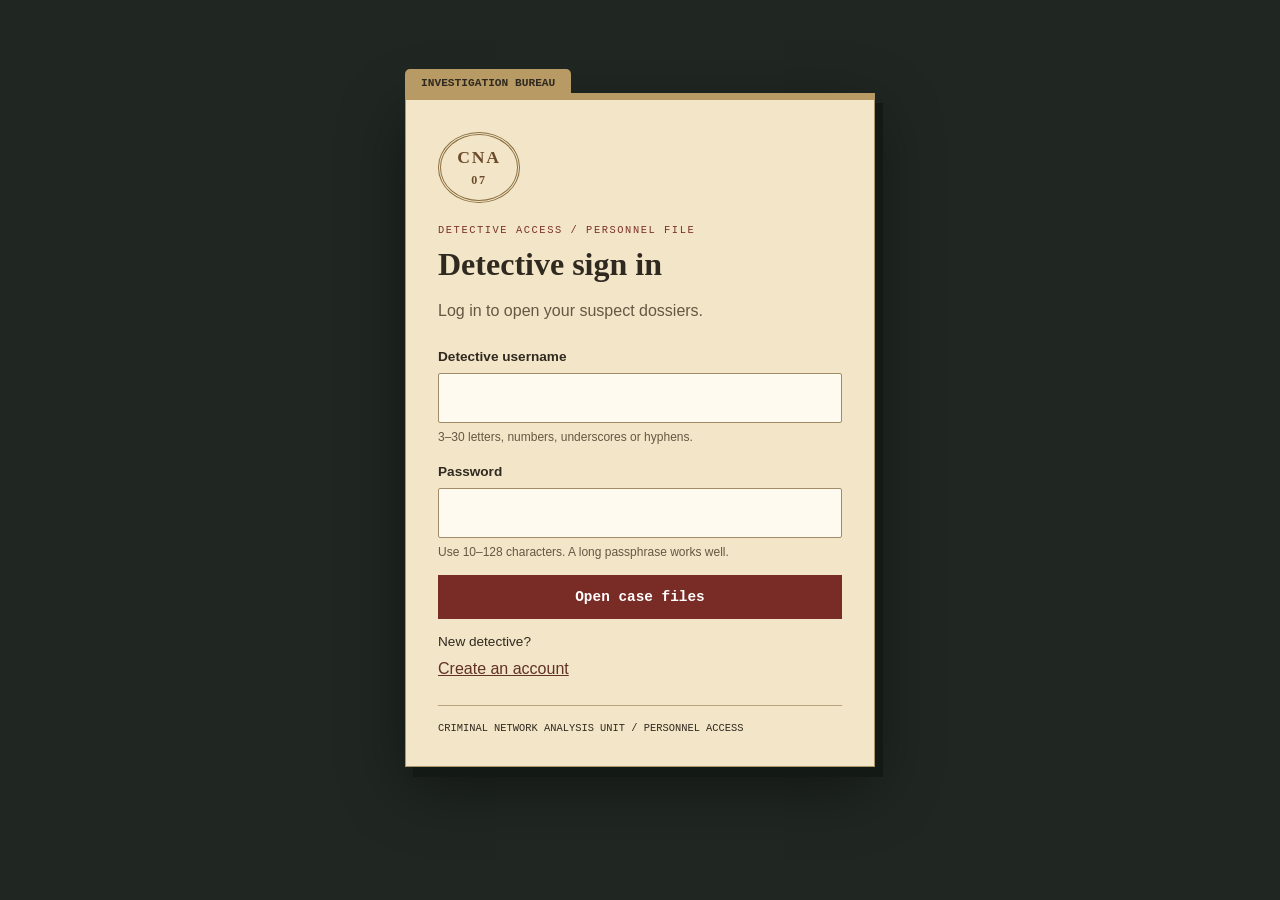
<file: frontend/login.html>
<!DOCTYPE html>
<html lang="en">
<head>
    <meta charset="UTF-8">
    <meta name="viewport" content="width=device-width, initial-scale=1.0">
    <title>Detective sign in | Criminal Network Analysis</title>
    <link rel="stylesheet" href="assets/css/styles.css">
</head>
<body class="login-page">
    <main class="login-folder">
        <p class="login-tab">Investigation bureau</p>
        <header>
            <div class="agency-seal" aria-hidden="true">CNA<br><span>07</span></div>
            <p class="agency-label">Detective access / personnel file</p>
            <h1 id="auth-title">Detective sign in</h1>
            <p id="auth-description">Log in to open your suspect dossiers.</p>
        </header>
        <form id="auth-form" data-action="login">
            <label for="auth-username">Detective username</label>
            <input id="auth-username" name="username" autocomplete="username" required
                   minlength="3" maxlength="30" pattern="[a-zA-Z0-9_-]{3,30}"
                   aria-describedby="username-help" autocapitalize="none" spellcheck="false">
            <small id="username-help">3–30 letters, numbers, underscores or hyphens.</small>
            <label for="auth-password">Password</label>
            <input id="auth-password" name="password" type="password" autocomplete="current-password"
                   required minlength="10" maxlength="128" aria-describedby="password-help">
            <small id="password-help">Use 10–128 characters. A long passphrase works well.</small>
            <p id="auth-message" role="status" aria-live="polite"></p>
            <button id="auth-submit" type="submit">Open case files</button>
        </form>
        <p id="auth-switch-description">New detective?</p>
        <a class="auth-switch" href="register.html">Create an account</a>
        <footer>Criminal Network Analysis Unit / personnel access</footer>
    </main>
    <script src="assets/js/api.js"></script>
    <script src="assets/js/auth.js"></script>
</body>
</html>
</file>
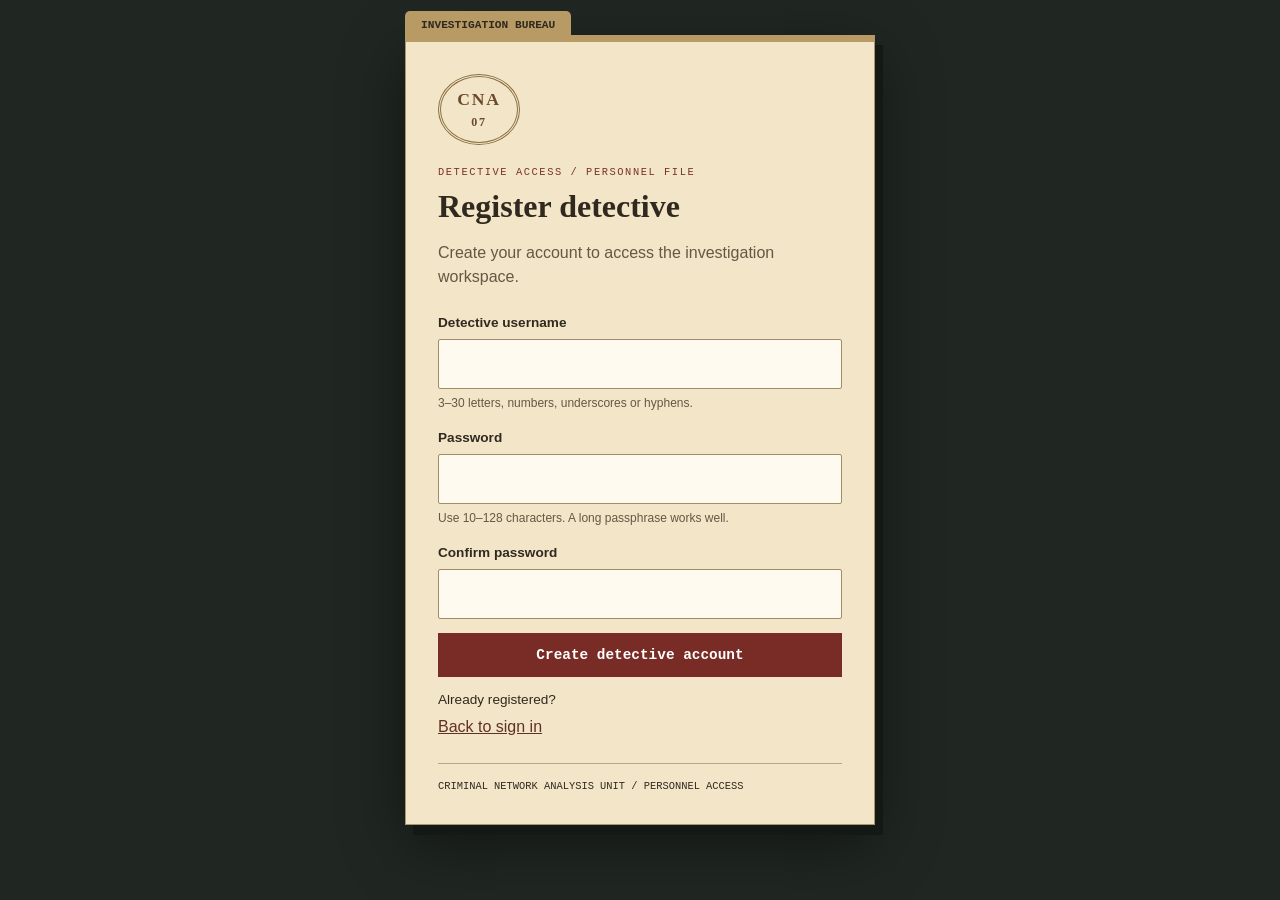
<file: frontend/register.html>
<!DOCTYPE html>
<html lang="en">
<head>
    <meta charset="UTF-8">
    <meta name="viewport" content="width=device-width, initial-scale=1.0">
    <title>Register detective | Criminal Network Analysis</title>
    <link rel="stylesheet" href="assets/css/styles.css">
</head>
<body class="login-page">
    <main class="login-folder">
        <p class="login-tab">Investigation bureau</p>
        <header>
            <div class="agency-seal" aria-hidden="true">CNA<br><span>07</span></div>
            <p class="agency-label">Detective access / personnel file</p>
            <h1 id="auth-title">Register detective</h1>
            <p id="auth-description">Create your account to access the investigation workspace.</p>
        </header>
        <form id="auth-form" data-action="register">
            <label for="auth-username">Detective username</label>
            <input id="auth-username" name="username" autocomplete="username" required
                   minlength="3" maxlength="30" pattern="[a-zA-Z0-9_-]{3,30}"
                   aria-describedby="username-help" autocapitalize="none" spellcheck="false">
            <small id="username-help">3–30 letters, numbers, underscores or hyphens.</small>
            <label for="auth-password">Password</label>
            <input id="auth-password" name="password" type="password" autocomplete="new-password"
                   required minlength="10" maxlength="128" aria-describedby="password-help">
            <small id="password-help">Use 10–128 characters. A long passphrase works well.</small>
            <label for="auth-confirm-password">Confirm password</label>
            <input id="auth-confirm-password" name="confirmPassword" type="password"
                   autocomplete="new-password" required minlength="10" maxlength="128">
            <p id="auth-message" role="status" aria-live="polite"></p>
            <button id="auth-submit" type="submit">Create detective account</button>
        </form>
        <p id="auth-switch-description">Already registered?</p>
        <a class="auth-switch" href="login.html">Back to sign in</a>
        <footer>Criminal Network Analysis Unit / personnel access</footer>
    </main>
    <script src="assets/js/api.js"></script>
    <script src="assets/js/auth.js"></script>
</body>
</html>
</file>
<file: frontend/assets/css/styles.css>
/* Site theme: a dark investigator's desk with paper case files.
   Screen-only rules keep these decorations off printed reports. */
@media screen {
    body.bg-gray-100 {
        background-color: #252a27;
        background-image: repeating-linear-gradient(90deg, #ffffff03 0 1px, transparent 1px 5px);
        color: #30291f;
        min-height: 100vh;
    }

    .site-header {
        display: flex;
        align-items: center;
        gap: 1.3rem;
        padding: 2rem max(1.5rem, calc((100vw - 1050px) / 2));
        border-bottom: 1px solid #6f624a;
        background: #171d1b;
        color: #eee2c5;
    }

    .agency-seal {
        flex-shrink: 0;
        width: 76px;
        padding: 0.7rem 0;
        border: 3px double #b9a372;
        border-radius: 50%;
        color: #d2bc88;
        text-align: center;
        font: bold 1.1rem Georgia, serif;
        letter-spacing: 0.1em;
    }

    .agency-seal span { font-size: 0.75rem; }
    .agency-label, .agency-subtitle, .access-stamp {
        font-family: "Courier New", monospace;
    }
    .agency-label {
        margin-bottom: 0.5rem;
        color: #c2ab7f;
        font-size: 0.65rem;
        letter-spacing: 0.15em;
        text-transform: uppercase;
    }
    .site-header h1 { font: bold clamp(1.3rem, 3vw, 2.2rem) Georgia, serif; }
    .agency-subtitle { margin-top: 0.4rem; color: #b8b5a8; font-size: 0.8rem; }
    .access-stamp {
        margin-left: auto;
        padding: 0.45rem 0.65rem;
        border: 3px double #d18a76;
        color: #e0a18f;
        transform: rotate(-5deg);
        font-size: 0.7rem;
        font-weight: bold;
        text-transform: uppercase;
        text-align: center;
    }

    body > nav {
        padding: 1.4rem 1rem 0;
        background: #1b211e;
        box-shadow: none;
    }
    body > nav > div { flex-wrap: wrap; gap: 0.35rem; }
    .nav-button {
        padding: 0.85rem 1.2rem;
        border: 1px solid #70634c;
        border-bottom: 0;
        border-radius: 8px 8px 0 0;
        background: #494637;
        color: #e8ddc1;
        font: bold 0.8rem "Courier New", monospace;
    }
    .nav-button.bg-red-700 { background: #e2d1ab; color: #382f22; }
    .nav-button:hover { background: #74644a; color: white; }
    .nav-button.bg-red-700:hover { background: #eddfbf; color: #382f22; }

    body > main {
        margin-top: 0;
        margin-bottom: 2.5rem;
        padding: 1.5rem 2rem 1rem;
        border: 1px solid #af966b;
        border-top: 7px solid #c4ac7b;
        background: #e2d1ab;
        box-shadow: 0 18px 45px #0007;
    }
    .case-desk-heading, .desk-footer {
        display: flex;
        flex-wrap: wrap;
        justify-content: space-between;
        gap: 0.6rem;
        color: #66543a;
        font: bold 0.65rem "Courier New", monospace;
        letter-spacing: 0.08em;
        text-transform: uppercase;
    }
    .case-desk-heading { margin-bottom: 1.75rem; padding-bottom: 0.7rem; border-bottom: 1px solid #ad966e; }
    .desk-classification { color: #872c24; }
    .desk-footer { margin-top: 2rem; padding-top: 1rem; border-top: 1px solid #ad966e; }

    .page > div:first-child { flex-wrap: wrap; gap: 1rem; }
    .page h2 { font: bold 1.8rem Georgia, serif; color: #332b20; }
    .page form.bg-white {
        padding: 1.5rem;
        border: 1px solid #b6a17d;
        border-left: 5px solid #84352c;
        border-radius: 0;
        background: repeating-linear-gradient(transparent 0 31px, #8a775510 31px 32px), #faf2df;
        box-shadow: 2px 4px 0 #bdab87;
    }
    .page form h3 { font-family: "Courier New", monospace; }
    .page label { font-size: 0.8rem; font-weight: bold; }
    .page input, .page select {
        border: 1px solid #a99676;
        border-radius: 2px;
        background: #fffaf0;
        color: #30291f;
    }
    .page input::placeholder { color: #776b59; }
    button { cursor: pointer; }
    button:focus-visible, input:focus-visible, select:focus-visible {
        outline: 3px solid #91612c;
        outline-offset: 3px;
    }
    .page button.bg-red-700 { background: #792c25; }
    .page button.bg-blue-700 { background: #354c48; }
    .page button.bg-gray-300 { background: #d0c3a6; color: #30291f; }
    .page button.bg-red-700:hover { background: #58201b; }
    .page > div > button { font: bold 0.8rem "Courier New", monospace; }

    .page .overflow-x-auto {
        border: 1px solid #aa9470;
        border-radius: 0;
        background: #f9f0dc;
        box-shadow: 3px 5px 0 #bda780;
    }
    .page table { font-size: 0.9rem; }
    .page thead { background: #343b34; color: #f5e9ce; }
    .page th { font: bold 0.75rem "Courier New", monospace; text-transform: uppercase; letter-spacing: 0.08em; }
    .page td { border-bottom: 1px solid #d4c3a2; }
    .page tbody tr:nth-child(even) { background: #eee1c5; }
    .page tbody tr:hover { background: #e3d2ae; }
    .page tbody td:first-child { font-family: "Courier New", monospace; font-weight: bold; }
}

@media screen and (max-width: 640px) {
    .site-header { padding: 1.25rem 1rem; gap: 0.8rem; flex-wrap: wrap; }
    .agency-seal { width: 60px; }
    .access-stamp { margin-left: 0; transform: none; }
    body > main { padding: 1.25rem 1rem; }
    .nav-button { padding: 0.7rem; font-size: 0.7rem; }
    .agency-label { max-width: 240px; }
}

/* Login uses plain CSS, so the form also works without the Tailwind CDN. */
.login-page {
    margin: 0;
    min-height: 100vh;
    display: grid;
    place-items: center;
    padding: 2rem 1rem;
    box-sizing: border-box;
    background: #202722;
    color: #30291f;
    font: 1rem/1.5 Arial, sans-serif;
}

.login-folder {
    position: relative;
    box-sizing: border-box;
    width: min(100%, 470px);
    padding: 2rem;
    border: 1px solid #ac946b;
    border-top: 7px solid #b79a64;
    background: #f2e5c8;
    box-shadow: 8px 10px 0 #131a16, 0 20px 60px #0007;
}

.login-tab {
    position: absolute;
    top: -2.65rem;
    left: -1px;
    padding: 0.5rem 1rem;
    border-radius: 5px 5px 0 0;
    background: #b79a64;
    font: bold 0.7rem "Courier New", monospace;
    text-transform: uppercase;
}

.login-folder .agency-seal {
    margin-bottom: 1.25rem;
    color: #6c4b2a;
    border-color: #8b7042;
}

.login-folder .agency-label { color: #7b3228; }
.login-folder h1 { margin: 0; font: bold 2rem Georgia, serif; }
.login-folder header > p:last-child { margin-bottom: 1.5rem; color: #655743; }
.login-folder label { display: block; margin-top: 1rem; font-weight: bold; font-size: 0.85rem; }
.login-folder input {
    box-sizing: border-box;
    width: 100%;
    margin-top: 0.35rem;
    padding: 0.75rem;
    border: 1px solid #a28c67;
    border-radius: 2px;
    background: #fffaf0;
    color: #30291f;
    font: inherit;
}
.login-folder small { display: block; margin-top: 0.3rem; color: #655743; font-size: 0.75rem; }
#auth-message { color: #792c25; font-size: 0.9rem; }
#auth-submit {
    width: 100%;
    padding: 0.85rem;
    border: 0;
    background: #792c25;
    color: white;
    font: bold 0.9rem "Courier New", monospace;
    cursor: pointer;
}
#auth-submit:hover { background: #58201b; }
.login-folder button:disabled { opacity: 0.65; cursor: wait; }
.auth-switch { border: 0; padding: 0; background: transparent; color: #613126; text-decoration: underline; cursor: pointer; font: inherit; }
#auth-switch-description { margin-bottom: 0.25rem; font-size: 0.85rem; }
.login-folder footer { margin-top: 1.5rem; padding-top: 1rem; border-top: 1px solid #bba57f; font: 0.65rem "Courier New", monospace; text-transform: uppercase; }
.login-folder :focus-visible { outline: 3px solid #91612c; outline-offset: 3px; }
.detective-session { display: flex; justify-content: space-between; align-items: center; gap: 1rem; padding: 0.75rem 1.5rem; background: #30382f; color: #f2e5c8; font: 0.8rem "Courier New", monospace; }
.detective-session button { padding: 0.4rem 0.7rem; border: 1px solid #bba57f; cursor: pointer; }
.session-pending > main, .session-pending > nav { display: none; }

@media print {
    .detective-session { display: none; }
}

/* Detective board */
.case-kicker {
    color: #9f251d;
    font: 700 0.72rem/1.2 "Courier New", monospace;
    letter-spacing: 0.2em;
}

.case-title {
    color: #24201b;
    font: 700 2rem/1.1 Georgia, serif;
}

.case-subtitle {
    color: #6b6258;
    font-family: "Courier New", monospace;
    font-size: 0.8rem;
}

.board-legend {
    display: flex;
    gap: 1rem;
    color: #544a40;
    font: 700 0.7rem/1 "Courier New", monospace;
    letter-spacing: 0.04em;
    text-transform: uppercase;
}

.board-legend span {
    display: flex;
    align-items: center;
    gap: 0.4rem;
}

.legend-string {
    width: 1.6rem;
    border-top: 3px solid #a51f1f;
    transform: rotate(-8deg);
}

.legend-pin,
.empty-pin {
    width: 0.65rem;
    height: 0.65rem;
    border-radius: 50%;
    background: radial-gradient(circle at 35% 30%, #ff8b78 0 12%, #b9291f 40%, #68110d 100%);
    box-shadow: 0 2px 3px #0008;
}

.detective-board-frame {
    overflow-x: auto;
    padding: 0.85rem;
    border: 10px solid #3e291c;
    border-radius: 4px;
    background: linear-gradient(135deg, #6a4932, #2c1c13 55%, #5a3b28);
    box-shadow: 0 18px 35px #25180f45, inset 0 0 0 2px #9a6b48;
}

.detective-board {
    position: relative;
    min-width: 760px;
    min-height: 620px;
    overflow: hidden;
    background-color: #a96f42;
    background-image:
        radial-gradient(circle at 15% 22%, #653e2726 0 1px, transparent 2px),
        radial-gradient(circle at 72% 65%, #f0bd7c26 0 1px, transparent 2px),
        radial-gradient(circle at 44% 81%, #57341f1f 0 1px, transparent 2px),
        linear-gradient(115deg, transparent 49%, #6d41251a 50%, transparent 51%);
    background-size: 17px 19px, 23px 29px, 31px 27px, 100% 100%;
    box-shadow: inset 0 0 45px #3d241f55;
}

.network-lines,
.network-cards {
    position: absolute;
    inset: 0;
    width: 100%;
    height: 100%;
}

.network-lines {
    overflow: visible;
}

.network-string-shadow {
    stroke: #2b0d0b66;
    stroke-width: 8;
}

.network-string {
    stroke: #a51f1f;
    stroke-width: 4;
    filter: drop-shadow(0 2px 1px #240b08aa);
}

.network-link-label {
    fill: #32271d;
    paint-order: stroke;
    stroke: #dfbd87;
    stroke-width: 8px;
    stroke-linejoin: round;
    font: 700 18px/1 "Courier New", monospace;
    letter-spacing: 0.06em;
    text-anchor: middle;
    text-transform: uppercase;
}

.suspect-card {
    position: absolute;
    width: 174px;
    padding: 0.7rem;
    transform: translate(-50%, -50%) rotate(var(--card-angle));
    border: 1px solid #c9b88f;
    background: #eee4c9;
    color: #29231d;
    box-shadow: 2px 7px 12px #321d1280;
    font-family: "Courier New", monospace;
    cursor: pointer;
    transition: filter 150ms ease, box-shadow 150ms ease;
}

.suspect-card:hover,
.suspect-card:focus-visible {
    z-index: 2;
    outline: none;
    box-shadow: 3px 10px 18px #24130ca6;
    filter: brightness(1.07);
}

.suspect-card::before {
    content: "";
    position: absolute;
    top: -7px;
    left: 50%;
    width: 15px;
    height: 15px;
    transform: translateX(-50%);
    border-radius: 50%;
    background: radial-gradient(circle at 35% 30%, #ff8b78 0 10%, #b9291f 38%, #68110d 100%);
    box-shadow: 0 3px 5px #0009;
}

.suspect-photo {
    display: grid;
    width: 100%;
    height: 72px;
    place-items: center;
    border: 5px solid #f8f1df;
    background:
        linear-gradient(#352f2a22 1px, transparent 1px),
        linear-gradient(90deg, #352f2a22 1px, transparent 1px),
        #8f8878;
    background-size: 12px 12px;
    box-shadow: 0 1px 3px #32291e66;
    color: #f2ead9;
    font: 700 1.8rem/1 Georgia, serif;
    filter: sepia(0.6);
}

.suspect-name {
    margin-top: 0.65rem;
    overflow: hidden;
    font-weight: 700;
    line-height: 1.1;
    text-overflow: ellipsis;
    text-transform: uppercase;
    white-space: nowrap;
}

.suspect-meta {
    display: flex;
    justify-content: space-between;
    margin-top: 0.45rem;
    padding-top: 0.4rem;
    border-top: 1px dashed #81745e;
    color: #655b4e;
    font-size: 0.66rem;
}

.risk-mark {
    color: #9f251d;
    font-weight: 700;
}

.board-stamp {
    position: absolute;
    right: 2rem;
    bottom: 1.5rem;
    transform: rotate(-8deg);
    border: 4px double #7e1818aa;
    padding: 0.25rem 0.55rem;
    color: #7e1818aa;
    font: 700 1.2rem/1 "Courier New", monospace;
    letter-spacing: 0.12em;
    pointer-events: none;
}

.network-empty {
    position: absolute;
    inset: 0;
    display: flex;
    flex-direction: column;
    align-items: center;
    justify-content: center;
    gap: 0.5rem;
    color: #3b2b20;
    font-family: "Courier New", monospace;
}

.network-empty.hidden {
    display: none;
}

.network-empty strong {
    padding: 0.7rem 1rem;
    transform: rotate(-2deg);
    background: #e8d497;
    box-shadow: 2px 4px 8px #2f1c1255;
    text-transform: uppercase;
}

.network-empty small {
    font-weight: 700;
}

.crime-suspect-options {
    display: grid;
    gap: 0.5rem;
    max-height: 180px;
    overflow-y: auto;
    padding: 0.75rem;
    border: 1px solid #a99676;
    background: #fffaf0;
}

.page textarea {
    background: #fffaf0;
    border-color: #a99676;
    color: #30291f;
    resize: vertical;
}

.case-information {
    margin-top: 0.6rem;
    white-space: pre-wrap;
    overflow-wrap: anywhere;
}

/* Suspect case report modal */
.report-modal {
    /* Centre both reports horizontally and vertically. */
    position: fixed;
    inset: 0;
    margin: auto;
    width: min(720px, calc(100% - 2rem));
    max-height: calc(100vh - 2rem);
    padding: 0;
    overflow: visible;
    border: 0;
    background: transparent;
    color: #29231d;
}

.report-modal::backdrop {
    background: #14100bd9;
    backdrop-filter: blur(3px) sepia(0.25);
}

.report-folder {
    position: relative;
    max-height: calc(100vh - 2rem);
    overflow-y: auto;
    padding: 2rem;
    border: 1px solid #ad9568;
    background:
        repeating-linear-gradient(0deg, transparent 0 27px, #77674914 28px),
        #e8d9b4;
    box-shadow: 0 24px 70px #000b;
    font-family: "Courier New", monospace;
}

.report-tab {
    /* Keep the folder label inside the scrollable report so it is not clipped. */
    display: inline-block;
    max-width: 100%;
    margin-bottom: 1rem;
    padding: 0.45rem 1.2rem;
    border-radius: 5px 5px 0 0;
    background: #c4a96e;
    color: #443927;
    font-size: 0.68rem;
    font-weight: 700;
    letter-spacing: 0.12em;
}

.report-close {
    position: absolute;
    z-index: 2;
    top: 0.6rem;
    right: 0.8rem;
    width: 2.2rem;
    height: 2.2rem;
    color: #6f1b17;
    font: 700 2rem/1 Georgia, serif;
}

.report-header {
    display: flex;
    align-items: center;
    gap: 1.25rem;
    padding-bottom: 1.2rem;
    border-bottom: 3px double #6d5e45;
}

.report-photo {
    display: grid;
    flex: 0 0 105px;
    height: 115px;
    place-items: center;
    transform: rotate(-2deg);
    border: 7px solid #f7eed8;
    background: #777164;
    box-shadow: 2px 4px 7px #3d332666;
    color: #eee5d0;
    font: 700 2.3rem/1 Georgia, serif;
    filter: sepia(0.7);
}

.report-classification {
    color: #9a211b;
    font-size: 0.7rem;
    font-weight: 700;
    letter-spacing: 0.12em;
}

.report-header h3 {
    margin-top: 0.25rem;
    font: 700 2rem/1.1 Georgia, serif;
    text-transform: uppercase;
}

.report-file-number {
    margin-top: 0.4rem;
    color: #655843;
    font-size: 0.78rem;
}

.report-grid {
    display: grid;
    grid-template-columns: 1fr 1.25fr;
    gap: 1.5rem;
    margin-top: 1.4rem;
}

.report-folder h4 {
    margin-bottom: 0.65rem;
    color: #332a20;
    font-size: 0.75rem;
    font-weight: 700;
    letter-spacing: 0.1em;
    text-transform: uppercase;
}

.report-facts dl {
    border: 1px solid #8d7d61;
    background: #f3e8cc80;
}

.report-facts dl div {
    display: grid;
    grid-template-columns: 1fr auto;
    gap: 1rem;
    padding: 0.55rem;
    border-bottom: 1px dashed #9b8d73;
    font-size: 0.74rem;
}

.report-facts dl div:last-child {
    border-bottom: 0;
}

.report-facts dt {
    color: #675b48;
}

.report-facts dd {
    font-weight: 700;
}

.report-notes p,
.report-offences p {
    color: #544a3b;
    font-size: 0.8rem;
    line-height: 1.65;
}

.report-section {
    margin-top: 1.5rem;
    padding-top: 1rem;
    border-top: 1px solid #8f8066;
}

.report-list {
    display: grid;
    gap: 0.5rem;
}

.report-list li {
    position: relative;
    padding: 0.65rem 0.8rem 0.65rem 1.7rem;
    background: #d9c58f80;
    font-size: 0.78rem;
}

.report-list li::before {
    content: "•";
    position: absolute;
    left: 0.75rem;
    color: #9a211b;
    font-weight: 700;
}

.report-list .report-none {
    color: #6e6250;
    font-style: italic;
}

.report-footer {
    display: flex;
    align-items: flex-end;
    justify-content: space-between;
    margin-top: 1.8rem;
    color: #6c604e;
    font-size: 0.64rem;
    font-weight: 700;
}

.report-stamp {
    transform: rotate(-5deg);
    border: 3px double #8d1e19aa;
    padding: 0.25rem 0.45rem;
    color: #8d1e19aa;
    font-size: 0.9rem;
    letter-spacing: 0.08em;
}

@media (max-width: 640px) {
    .case-title {
        font-size: 1.6rem;
    }

    .board-legend {
        width: 100%;
        justify-content: space-between;
    }

    .report-folder {
        padding: 1.3rem;
    }

    .report-header,
    .report-grid {
        grid-template-columns: 1fr;
    }

    .report-header {
        align-items: flex-start;
    }

    .report-header h3 {
        font-size: 1.35rem;
    }
}
</file>
